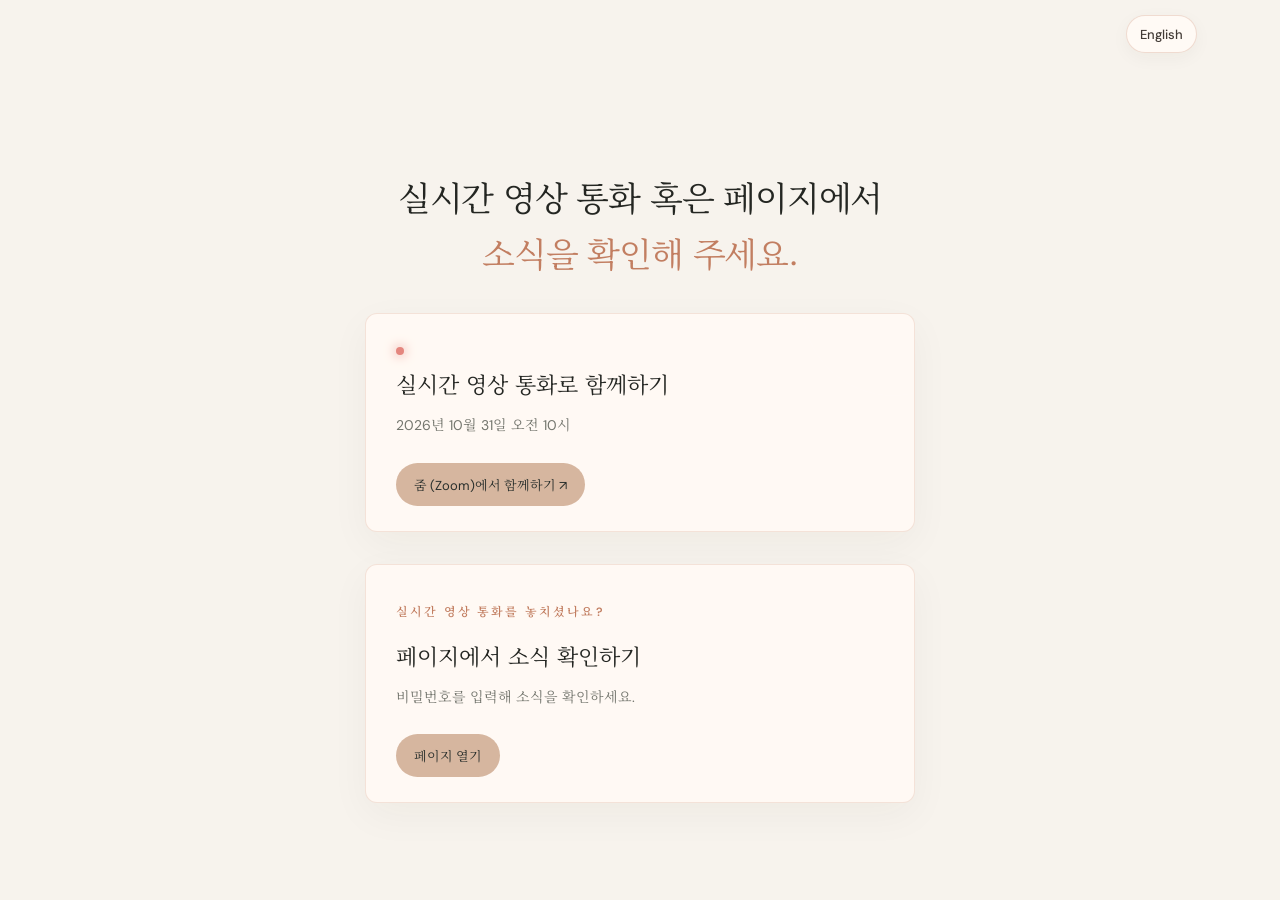
<file: index.html>
<!doctype html>
<html lang="ko">
<head>
 <meta charset="utf-8"><meta name="viewport" content="width=device-width, initial-scale=1"><meta name="theme-color" content="#f7f3ed">
 <meta name="description" content="약속한 날까지 남은 시간을 확인해요."><title>우리의 약속</title>
 <link rel="preconnect" href="https://fonts.googleapis.com"><link rel="preconnect" href="https://fonts.gstatic.com" crossorigin><link href="https://fonts.googleapis.com/css2?family=DM+Sans:wght@400;500;600;700&family=Noto+Serif+KR:wght@400;500;600;700&display=swap" rel="stylesheet"><link rel="stylesheet" href="styles.css">
</head>
<body class="landing-page">
 <div class="progress"><span id="progressBar"></span></div>
 <header class="topbar"><a class="wordmark" id="brandName" href="#top">우리의 약속</a><div class="header-tools"><span class="top-note" id="headerNote"></span><button class="language-toggle" id="languageToggle" type="button" aria-label="Switch to English">English</button></div></header>
 <main id="top">
  <section class="countdown-hero panel" id="countdownPage"><div class="hero-orbit orbit-one"></div><div class="hero-orbit orbit-two"></div><div class="countdown-copy reveal">
   <p class="eyebrow" id="eyebrow">D-DAY</p><h1 id="countdownHeading">약속한 날까지</h1>
   <div class="countdown" id="countdown" aria-live="polite"><div><strong id="days">--</strong><span id="daysUnit">일</span></div><i>:</i><div><strong id="hours">--</strong><span id="hoursUnit">시간</span></div><i>:</i><div><strong id="minutes">--</strong><span id="minutesUnit">분</span></div><i>:</i><div><strong id="seconds">--</strong><span id="secondsUnit">초</span></div></div>
   <p class="reveal-date" id="revealDate"></p><p class="countdown-hint" id="countdownHint"></p>
  </div></section>
  <section class="after-date panel" id="afterDate" hidden><div class="section-index"><span id="afterIndex">01</span><i></i><span id="afterLabel">오늘</span></div><div class="after-inner"><p class="eyebrow" id="afterEyebrow">THE DAY IS HERE</p><h2 id="afterHeading">드디어 그날이<br><em>찾아왔어요.</em></h2><p class="after-copy" id="afterCopy">함께할 수 있다면 실시간으로 만나고,<br>놓쳤다면 별도 페이지에서 소식을 확인해 주세요.</p><div class="live-card"><span class="live-dot"></span><p class="eyebrow" id="liveEyebrow">JOIN US LIVE</p><h3 id="liveTitle">실시간으로 만나기</h3><p id="liveDescription">가족이 함께 영상 통화에서 만나요.</p><a id="zoomLink" class="primary-link" href="#" target="_blank" rel="noopener" hidden></a><span id="zoomMissing" class="not-ready">Zoom 주소가 아직 설정되지 않았어요.</span></div><div class="private-card"><p class="eyebrow" id="privateEyebrow">CAN'T JOIN LIVE?</p><h3 id="privateTitle">사진과 소식 확인하기</h3><p id="privateDescription">별도 페이지에서 소식을 확인할 수 있어요.</p><a id="revealPageLink" class="primary-link" href="reveal.html" hidden></a><span id="pageMissing" class="not-ready">공개 페이지를 준비하고 있어요.</span></div><a class="preview-link" id="previewLink" href="preview.html?family=inlaws"></a></div></section>
 </main><script src="config.js"></script><script src="script.js"></script>
</body></html>
</file>
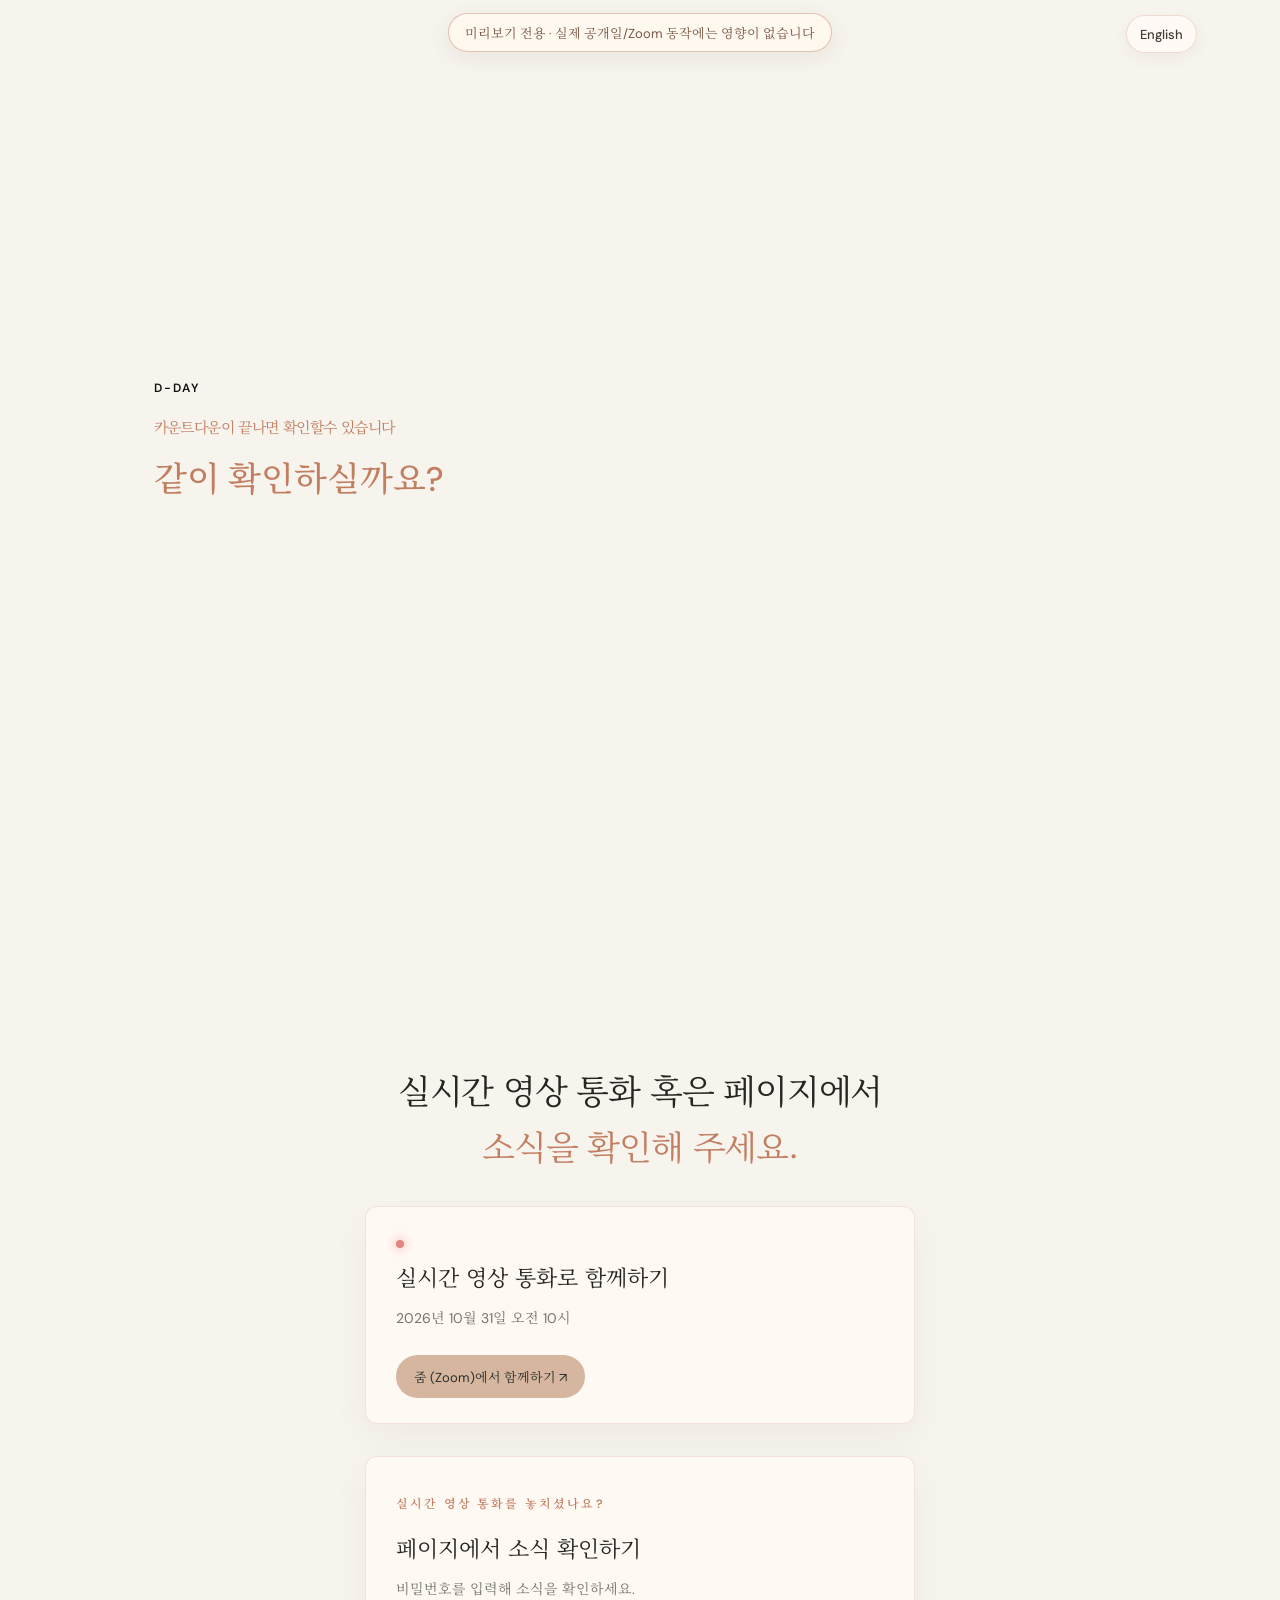
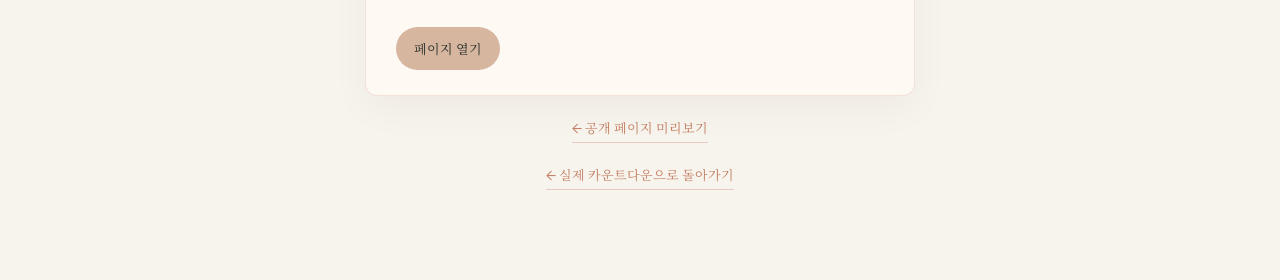
<file: preview.html>
<!doctype html>
<html lang="ko">
<head>
 <meta charset="utf-8"><meta name="viewport" content="width=device-width, initial-scale=1"><meta name="theme-color" content="#f7f3ed"><meta name="robots" content="noindex,nofollow">
 <meta name="description" content="카운트다운 종료 화면 미리보기"><title>공개일 화면 미리보기</title>
 <link rel="preconnect" href="https://fonts.googleapis.com"><link rel="preconnect" href="https://fonts.gstatic.com" crossorigin><link href="https://fonts.googleapis.com/css2?family=DM+Sans:wght@400;500;600;700&family=Noto+Serif+KR:wght@400;500;600;700&display=swap" rel="stylesheet"><link rel="stylesheet" href="styles.css">
 <style>.preview-banner{position:fixed;z-index:30;top:13px;left:50%;transform:translateX(-50%);background:#fff8ef;border:1px solid #c27e6170;color:#795744;border-radius:24px;padding:9px 16px;font-size:11px;box-shadow:0 5px 25px #24262212;white-space:nowrap}.preview-link{display:inline-block;margin-top:22px;color:#e7cdbd;text-decoration:none;border-bottom:1px solid #e7cdbd70;padding-bottom:5px;font-size:11px}.preview-intro{margin:0 auto 24px;max-width:600px;color:#bec2ba;font-size:12px;line-height:1.9}</style>
</head>
<body class="landing-page preview-page">
 <div class="preview-banner">미리보기 전용 · 실제 공개일/Zoom 동작에는 영향이 없습니다</div>
 <div class="progress"><span id="progressBar"></span></div>
 <header class="topbar"><a class="wordmark" id="brandName" href="index.html">우리의 약속</a><div class="header-tools"><span class="top-note" id="headerNote"></span><button class="language-toggle" id="languageToggle" type="button" aria-label="Switch to English">English</button></div></header>
 <main id="top">
  <section class="countdown-hero panel"><div class="hero-orbit orbit-one"></div><div class="hero-orbit orbit-two"></div><div class="countdown-copy reveal visible">
   <p class="eyebrow" id="eyebrow">D-DAY</p><h1 id="countdownHeading">약속한 날까지</h1>
   <div class="countdown" id="countdown"><strong class="today-label">오늘, 함께 만나요</strong></div><p class="reveal-date" id="revealDate"></p>
  </div><div class="hero-stamp"><span>MADE<br>WITH LOVE</span><b>♡</b></div><div class="hero-bottom"><span>A DAY WE'LL REMEMBER</span><span>01 — 01</span></div></section>
  <section class="after-date panel" id="afterDate"><div class="section-index"><span id="afterIndex">01</span><i></i><span id="afterLabel">오늘</span></div><div class="after-inner"><p class="eyebrow" id="afterEyebrow">THE DAY IS HERE</p><h2 id="afterHeading">이어서<br><em>확인해 주세요.</em></h2><p class="after-copy" id="afterCopy"></p>
   <div class="live-card"><span class="live-dot"></span><p class="eyebrow" id="liveEyebrow"></p><h3 id="liveTitle">실시간 영상 통화로 함께하기</h3><p id="liveDescription"></p><a id="zoomLink" class="primary-link" href="#" target="_blank" rel="noopener">줌 (Zoom)에서 함께하기 ↗</a></div>
   <div class="private-card"><p class="eyebrow" id="privateEyebrow">실시간 영상 통화를 놓치셨나요?</p><h3 id="privateTitle">페이지에서 소식 확인하기</h3><p id="privateDescription">비밀번호를 입력해 소식을 확인하세요.</p><a id="revealPageLink" class="primary-link" href="reveal.html">페이지 열기</a></div>
   <a id="previewRevealLink" class="preview-link" href="reveal.html?preview=1">← 공개 페이지 미리보기</a><br><a class="preview-link" id="previewCountdownLink" href="index.html">← 실제 카운트다운으로 돌아가기</a>
  </div></section>
 </main><script src="config.js"></script><script src="script.js"></script><script>const fam=new URLSearchParams(location.search).get('family')==='parents'?'parents':'inlaws',lang=document.documentElement.lang==='en'?'en':'ko';document.getElementById('zoomLink').href=window.REVEAL_CONFIG.zoomUrl||'#';document.getElementById('revealPageLink').href='reveal.html?family='+fam+'&preview=1&lang='+lang;document.getElementById('previewRevealLink').href='reveal.html?family='+fam+'&preview=1&lang='+lang;</script>
</body></html>
</file>
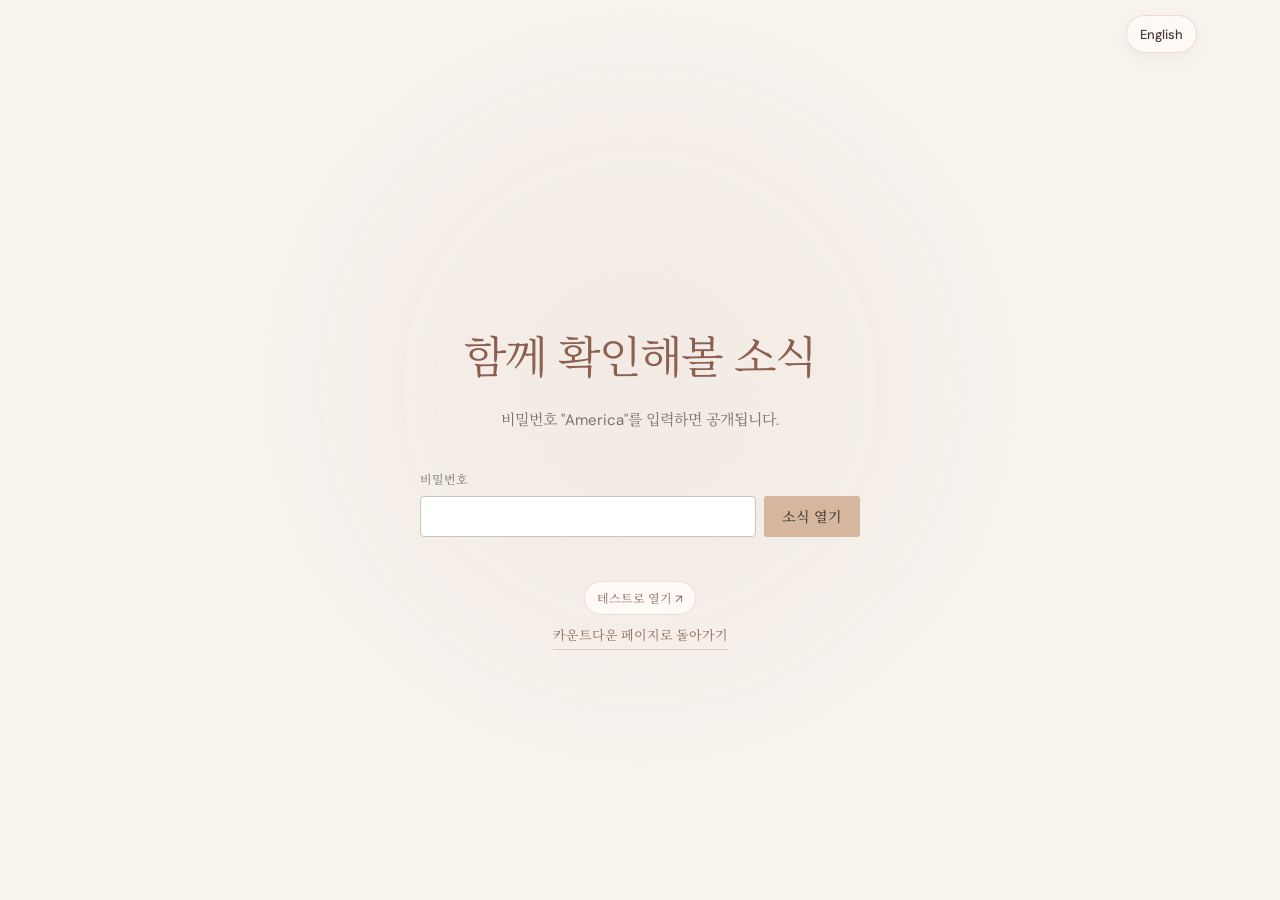
<file: reveal.html>
<!doctype html>
<html lang="ko">
<head>
 <meta charset="utf-8"><meta name="viewport" content="width=device-width, initial-scale=1"><meta name="theme-color" content="#f7f3ed"><meta name="robots" content="noindex,nofollow">
 <title id="revealPageTitle">우리 아기 소식 · 비밀번호 공개</title><link rel="preconnect" href="https://fonts.googleapis.com"><link rel="preconnect" href="https://fonts.gstatic.com" crossorigin><link href="https://fonts.googleapis.com/css2?family=DM+Sans:wght@400;500;600;700&family=Noto+Serif+KR:wght@400;500;600;700&display=swap" rel="stylesheet"><link rel="stylesheet" href="styles.css">
</head>
<body class="reveal-page"><div class="reveal-glow"></div>
 <header class="topbar reveal-tools"><div class="header-tools"><button class="language-toggle" id="languageToggle" type="button" aria-label="Switch to English">English</button></div></header>
 <main class="reveal-main"><section class="reveal-gate" id="gate"><p class="eyebrow" id="gateEyebrow">A LITTLE SECRET FOR YOU</p><h1 id="gateHeading">함께 확인해볼 소식</h1><p class="gate-copy" id="notYetMessage">아직 확인 시간이 되지 않았어요.</p><p class="gate-copy" id="gateCopy" hidden>비밀번호 "America"를 입력하면 공개됩니다.</p><form id="passwordForm" hidden><label for="password" id="passwordLabel">비밀번호</label><div class="password-row"><input id="password" type="password" autocomplete="current-password" required><button type="submit" id="passwordButton">소식 열기</button></div><p class="gate-error" id="gateError" role="alert"></p></form><div class="gate-actions"><a class="test-open-link" id="testOpenLink" href="test-reveal.html?family=inlaws">테스트로 열기 ↗</a><a class="back-link" id="gateBackLink" href="index.html">← 카운트다운으로</a></div></section>
 <section class="reveal-result" id="result" hidden aria-live="polite"><p class="eyebrow" id="resultEyebrow">OUR LITTLE ONE IS...</p><h1 class="result-sex" id="sex"></h1><h2 id="resultTitle"></h2><p class="result-message" id="resultMessage"></p><div class="slideshow" id="slideshow" hidden><div class="slide-stage"><button type="button" class="slide-arrow slide-prev" id="slidePrev" aria-label="이전 사진"><svg viewBox="0 0 24 24" aria-hidden="true"><path d="m14.5 18-6-6 6-6"/></svg></button><figure class="slide-figure"><img id="slideImage" alt=""><figcaption id="slideCaption"></figcaption></figure><button type="button" class="slide-arrow slide-next" id="slideNext" aria-label="다음 사진"><svg viewBox="0 0 24 24" aria-hidden="true"><path d="m9.5 18 6-6-6-6"/></svg></button></div><p class="slide-count" id="slideCount" aria-live="polite"></p></div><div class="result-photos" id="photos" hidden></div><a class="back-link" id="resultBackLink" href="index.html">카운트다운 페이지로 돌아가기</a></section></main>
 <div class="fireworks" id="fireworks" aria-hidden="true"></div><div class="reveal-confetti" id="confetti" aria-hidden="true"></div><script src="config.js"></script><script src="reveal.js"></script><script>if(location.search.includes('preview=1'))document.getElementById('gateBackLink').href='preview.html?family='+(new URLSearchParams(location.search).get('family')==='parents'?'parents':'inlaws')</script>
</body></html>
</file>
<file: styles.css>
:root{--paper:#f7f3ed;--ink:#242622;--muted:#74766e;--accent:#c27e61;--line:rgba(36,38,34,.15);--serif:'Noto Serif KR',Georgia,serif;--sans:'DM Sans','Noto Serif KR',sans-serif}*{box-sizing:border-box}html{scroll-behavior:smooth;scroll-snap-type:y proximity}body{margin:0;background:var(--paper);color:var(--ink);font-family:var(--sans)}.progress{position:fixed;top:0;width:100%;height:3px;z-index:20}.progress span{display:block;width:0;height:100%;background:var(--accent)}.topbar{height:72px;position:absolute;z-index:3;top:0;left:0;right:0;display:flex;align-items:center;justify-content:space-between;padding:0 6.5vw}.wordmark{font-size:14px;letter-spacing:.06em;text-decoration:none;color:var(--ink);font-weight:700}.wordmark span{color:var(--accent);margin-left:7px}.top-note,.eyebrow,.hero-bottom,.section-index,.side-note,.photo-placeholder small,.photo-bottom,.final-signoff,.closing-footer{font-size:10px;letter-spacing:.18em}.top-note{color:var(--muted)}.panel{min-height:100svh;position:relative;overflow:hidden;scroll-snap-align:start}.hero{display:flex;align-items:center;padding:130px 13vw 100px;background:radial-gradient(ellipse at 80% 36%,#e9dfd2 0%,rgba(233,223,210,.4) 20%,transparent 48%),var(--paper)}.hero-copy{position:relative;z-index:2;max-width:700px}.eyebrow{color:var(--accent);font-weight:600;margin:0 0 25px}.hero h1,.letter h2,.photo-caption h2,.reveal-intro h2,.closing h2{font-family:var(--serif);font-weight:400;letter-spacing:-.07em;line-height:1.5}.hero h1{font-size:clamp(40px,6vw,78px);margin:0 0 28px}.hero h1 em,.photo-caption h2 em{font-style:normal;color:var(--accent)}.intro{font-size:14px;line-height:2;color:var(--muted)}.scroll-cue{margin-top:62px;display:flex;align-items:center;gap:14px;color:var(--muted);font-size:11px;text-decoration:none}.cue-line{height:1px;width:42px;background:var(--accent);position:relative}.cue-line:after{content:'';position:absolute;width:5px;height:5px;border-radius:50%;background:var(--accent);right:0;top:-2px}.hero-stamp{position:absolute;right:15%;top:31%;width:128px;height:128px;border:1px solid #c27e6180;border-radius:50%;display:flex;flex-direction:column;align-items:center;justify-content:center;transform:rotate(12deg);color:var(--accent);text-align:center;font-size:9px;letter-spacing:.15em;line-height:1.7}.hero-stamp b{font-size:23px;font-weight:400}.hero-orbit{position:absolute;border:1px solid #c27e6126;border-radius:50%;width:460px;height:460px;right:7%;top:20%}.orbit-two{width:600px;height:600px;right:1%;top:12%;border-color:#c27e6114}.hero-bottom,.photo-bottom{position:absolute;bottom:32px;left:6.5vw;right:6.5vw;display:flex;justify-content:space-between;color:#9b9a91;font-size:9px}.letter{padding:120px 13vw;background:#eee8de;display:flex;flex-direction:column;justify-content:center}.section-index{display:flex;align-items:center;gap:16px;color:#85847c}.section-index span:first-child{color:var(--accent)}.section-index i{width:42px;height:1px;background:var(--line)}.letter-layout{display:grid;grid-template-columns:1fr 3fr;gap:8vw;max-width:1050px;margin:9vh auto 0;width:100%;z-index:1}.side-note{color:#9d9b91;line-height:1.9}.letter-main{max-width:640px}.letter h2{font-size:clamp(34px,5vw,61px);margin:0 0 30px}.letter-body{font-size:14px;line-height:2.2;color:#686961;max-width:490px}.signature{font:13px/2 var(--serif);margin-top:36px}.signature span{font-size:19px}.soft-shape{position:absolute;color:#c27e6114;font:380px var(--serif);right:5%;bottom:2%}.photo{background:#27312f;color:#f7f3ed;padding:100px 13vw;display:flex;flex-direction:column;justify-content:center}.photo .section-index{color:#a7aaa1}.photo-layout{display:grid;grid-template-columns:minmax(260px,.9fr) 1.1fr;gap:10vw;align-items:center;max-width:1100px;margin:7vh auto 0;width:100%}.photo-frame{aspect-ratio:4/5;max-height:490px;background:#e8e3dc;display:flex;align-items:center;justify-content:center;position:relative;overflow:hidden;color:#343934;box-shadow:0 28px 80px #141b1980}.photo-frame:before,.photo-frame:after{content:'';position:absolute;inset:14px;border:1px solid #24262222;z-index:2;pointer-events:none}.photo-frame:after{inset:20px}.photo-placeholder{display:flex;flex-direction:column;align-items:center;gap:13px;text-align:center;font:15px/1.9 var(--serif)}.photo-spark{font-size:32px;color:var(--accent)}.photo-placeholder small{font:9px var(--sans);color:#9b988e;margin-top:10px}.photo-frame img{width:100%;height:100%;object-fit:cover}.photo-caption .eyebrow{color:#d7a387}.photo-caption h2{font-size:clamp(31px,4vw,51px);line-height:1.65;margin:0 0 25px}.photo-caption h2 em{color:#d7a387}.photo-caption>p:not(.eyebrow){color:#c1c4bc;font-size:13px;line-height:2}.due-line{border-top:1px solid #ffffff30;margin-top:34px;padding-top:17px;display:flex;justify-content:space-between;font-size:10px;color:#b6bab1}.due-line strong{color:#f7f3ed;font-weight:500}.photo-bottom{color:#8c948d}.reveal-section{min-height:88svh;background:#d6b69f;display:flex;align-items:center;justify-content:center;flex-direction:column;text-align:center;padding:100px 20px}.reveal-section>.section-index{position:absolute;top:75px;left:13vw}.reveal-intro .eyebrow{color:#8d5f4b}.reveal-intro h2{font-size:clamp(36px,5vw,63px);margin:0;line-height:1.55}.reveal-intro>p:last-child{font-size:13px;color:#765c50}.big-reveal{margin-top:48px;background:#26312e;color:white;border:0;border-radius:999px;padding:20px 28px;display:flex;align-items:center;gap:18px;cursor:pointer;font:500 12px var(--sans);letter-spacing:.06em;transition:transform .3s,box-shadow .3s;box-shadow:0 10px 28px #22302b24}.big-reveal:hover{transform:translateY(-3px);box-shadow:0 18px 35px #22302b35}.button-orb{width:11px;height:11px;border-radius:50%;background:#e8b8a0;box-shadow:0 0 14px #ffceab}.button-arrow{font-size:16px}.reveal-hint{font-size:10px;color:#806b5e;margin-top:18px}.finale{min-height:105svh;background:linear-gradient(145deg,#e2a4a0,#c87ea1 45%,#8a79bd);color:white;display:flex;justify-content:center;align-items:center;text-align:center;padding:100px 20px;transition:background 1s}.finale[data-sex=girl]{background:linear-gradient(145deg,#f4a7bf,#ed75a8 48%,#c55394)}.finale[data-sex=boy]{background:linear-gradient(145deg,#91d5db,#6cabe0 48%,#8276c8)}.finale[data-sex=surprise]{background:linear-gradient(135deg,#f2b45d,#ed7181 50%,#876bc5)}.finale-content{position:relative;z-index:2;opacity:.15;transform:translateY(25px);transition:opacity .9s,transform .9s}.finale.is-revealed .finale-content{opacity:1;transform:none}.finale .eyebrow{color:#ffffffc9}.sex-word{font:clamp(66px,15vw,170px)/1.15 var(--serif);letter-spacing:-.09em;text-shadow:0 8px 40px #5c31542d}.finale h2{font:400 clamp(22px,3vw,36px)/1.8 var(--serif);margin:16px 0}.final-copy{font-size:13px;color:#ffffffdf}.final-meta{font-size:11px;margin-top:24px;color:#ffffffdd}.final-signoff{margin-top:55px;color:#ffffffb8}.final-signoff span{margin-left:8px}.preview-badge{position:absolute;bottom:25px;right:25px;background:#ffffffd9;color:#4c4547;border-radius:20px;padding:9px 14px;font-size:10px;z-index:3}.finale.is-revealed .preview-badge{display:none}.confetti{position:absolute;inset:0;overflow:hidden;pointer-events:none}.confetti i{position:absolute;top:-15px;width:8px;height:14px;background:#fff8;animation:fall 3.8s linear infinite}.confetti i:nth-child(3n){background:#ffe4a7}.confetti i:nth-child(3n+1){background:white}.confetti i:nth-child(3n+2){background:#cfedff}@keyframes fall{to{transform:translate3d(var(--drift),110vh,0) rotate(760deg)}}.closing{min-height:75svh;background:#f7f3ed;display:flex;align-items:center;justify-content:center;text-align:center;padding:100px 20px 130px}.closing-inner{max-width:600px}.closing-heart{font-size:40px;color:var(--accent)}.closing-inner>p:first-of-type{font-size:12px;color:var(--muted);margin:24px 0}.closing h2{font-size:clamp(40px,5vw,60px);margin:10px 0}.closing-small{font-size:12px;color:var(--muted)}.back-top{display:inline-block;margin-top:35px;color:var(--accent);font-size:11px;text-decoration:none;border-bottom:1px solid #c27e6155;padding-bottom:6px}.closing-footer{position:absolute;bottom:25px;left:6.5vw;right:6.5vw;display:flex;justify-content:space-between;color:#a6a398;font-size:9px}.reveal{opacity:0;transform:translateY(25px);transition:opacity .8s,transform .8s}.reveal.visible{opacity:1;transform:none}@media(max-width:700px){.topbar{height:60px;padding:0 7vw}.top-note{font-size:8px}.hero{padding:110px 8vw 90px}.hero h1{font-size:clamp(38px,10vw,58px)}.hero-stamp{width:90px;height:90px;right:8%;top:19%;font-size:7px}.hero-stamp b{font-size:18px}.hero-orbit{right:-52%;top:20%}.orbit-two{right:-70%}.hero-bottom,.photo-bottom{left:8vw;right:8vw}.letter{padding:90px 8vw}.letter-layout{display:block;margin-top:9vh}.side-note{margin-bottom:30px}.letter h2{font-size:37px}.soft-shape{font-size:200px;right:-5%;bottom:2%}.photo{padding:85px 8vw 75px}.photo-layout{display:flex;flex-direction:column;gap:42px;margin-top:5vh}.photo-frame{width:min(78%,340px);margin:auto;max-height:390px}.photo-caption h2{font-size:34px}.reveal-section>.section-index{top:45px;left:8vw}.reveal-intro h2{font-size:38px}.finale{min-height:100svh}.preview-badge{right:50%;transform:translateX(50%);white-space:nowrap}.closing-footer{left:8vw;right:8vw;font-size:7px}.section-index{font-size:9px}}@media(prefers-reduced-motion:reduce){*,*:before,*:after{scroll-behavior:auto!important;animation-duration:.01ms!important;transition-duration:.01ms!important}}
/* Countdown landing, live reveal and the more cinematic scroll sequence */
.countdown-hero{display:flex;align-items:center;padding:120px 12vw 95px;background:radial-gradient(ellipse at 78% 35%,#ead8d2 0%,rgba(234,216,210,.34) 24%,transparent 50%),var(--paper)}
.countdown-copy{position:relative;z-index:2;width:min(760px,100%)}
.countdown-hero h1{font:400 clamp(42px,6.4vw,82px)/1.42 var(--serif);letter-spacing:-.075em;margin:0 0 18px}
.countdown-hero h1 em,.after-inner h2 em{color:var(--accent);font-style:normal}
.countdown-intro{font-size:14px;line-height:2;color:var(--muted)}
.countdown{display:flex;align-items:center;gap:clamp(10px,2.6vw,34px);margin:40px 0 10px}
.countdown>div{display:flex;flex-direction:column;align-items:center;min-width:clamp(45px,7vw,86px)}
.countdown strong{font:500 clamp(32px,5.4vw,64px)/1 var(--sans);letter-spacing:-.07em;font-variant-numeric:tabular-nums}
.countdown span{font-size:10px;color:var(--muted);margin-top:10px;letter-spacing:.12em}
.countdown>i{font-style:normal;color:#bd9c8d;font-size:24px;transform:translateY(-7px)}
.today-label{font-size:clamp(20px,3vw,34px)!important;letter-spacing:0!important;color:var(--accent)}
.reveal-date{font-size:11px;color:#89877f;letter-spacing:.06em;min-height:18px}
.poll-card{margin-top:30px;border-top:1px solid var(--line);padding-top:20px;max-width:480px}
.poll-question{font:18px var(--serif);margin:0 0 6px}.poll-note,.poll-status{font-size:11px;color:var(--muted)}
.poll-buttons{display:flex;gap:10px;margin-top:16px}.poll-buttons button{background:#ffffff78;border:1px solid #c27e6140;border-radius:30px;padding:12px 18px;color:var(--ink);font:12px var(--sans);cursor:pointer;transition:all .25s}.poll-buttons button:hover:not(:disabled){background:#d6b69f;transform:translateY(-2px)}.poll-buttons button:disabled{opacity:.55;cursor:default}.poll-buttons button span{color:var(--accent);margin-left:7px}
.poll-status{min-height:15px}.countdown-hero .hero-stamp{top:26%}
.anticipation{background:#eee8de;display:grid;place-items:center;padding:100px 12vw;text-align:center}
.anticipation>.section-index{position:absolute;left:12vw;top:72px}
.anticipation-inner{position:relative;z-index:1;max-width:680px}.little-star{display:block;color:var(--accent);font-size:38px;margin-bottom:34px;animation:softspin 18s linear infinite}
@keyframes softspin{to{transform:rotate(360deg)}}
.anticipation h2,.after-inner h2{font:400 clamp(34px,5vw,60px)/1.65 var(--serif);letter-spacing:-.065em;margin:0 0 22px}.anticipation-inner>p:last-of-type{font-size:13px;line-height:2;color:var(--muted)}
.date-pill{display:inline-block;margin-top:22px;border:1px solid #c27e6150;border-radius:30px;padding:11px 19px;font-size:10px;letter-spacing:.04em;color:#8c6b5d}
.photo-silhouette{position:absolute;font:340px var(--serif);color:#c27e610b;right:4%;bottom:-12%;transform:rotate(-16deg)}
.after-date[hidden],.landing-page [hidden]{display:none!important}
.after-date{background:#27312f;color:var(--paper);padding:105px 12vw;display:flex;flex-direction:column;justify-content:center}
.after-date .section-index{color:#adb2aa}.after-inner{max-width:850px;margin:52px auto 0;width:100%;text-align:center}.after-inner>.eyebrow{color:#d8a78c}.after-inner h2{font-size:clamp(42px,6vw,70px);margin:0}.after-copy{font-size:13px;color:#c1c4bc;line-height:2}
.live-card,.private-card{max-width:550px;margin:32px auto 0;padding:25px 30px;background:#ffffff0c;border:1px solid #ffffff24;text-align:left;position:relative;overflow:hidden}
.live-card:after{content:'';position:absolute;width:180px;height:180px;border:1px solid #ffffff12;border-radius:50%;right:-70px;top:-100px}
.live-dot{display:inline-block;width:8px;height:8px;border-radius:50%;background:#e4867f;box-shadow:0 0 12px #e4867f;animation:pulse 1.6s infinite}@keyframes pulse{50%{opacity:.4;box-shadow:0 0 2px #e4867f}}
.live-card .eyebrow,.private-card .eyebrow{color:#d8a78c;margin:12px 0}.live-card h3,.private-card h3{font:20px var(--serif);margin:8px 0}.live-card p:not(.eyebrow),.private-card>p:not(.eyebrow){font-size:12px;color:#bec2ba;line-height:1.8}
.primary-link{display:inline-block;text-decoration:none;background:#eee0d5;color:#303633;border-radius:24px;padding:12px 18px;font-size:11px;margin-top:10px}.not-ready{display:inline-block;font-size:11px;color:#b8bdb4;margin-top:11px}
.private-card{background:#ffffff08}.private-card label{display:block;font-size:10px;color:#c3c6bf;margin:18px 0 8px}.password-row{display:flex;gap:8px}.password-row input{min-width:0;flex:1;background:#ffffff12;border:1px solid #ffffff37;border-radius:4px;padding:11px;color:white;font:13px var(--sans)}.password-row button{border:0;background:#d6b69f;color:#292f2c;padding:0 18px;font:12px var(--sans);cursor:pointer;border-radius:3px}.private-card small{display:block;color:#efaca5;font-size:10px;margin-top:7px;min-height:14px}
.poll-results{width:min(400px,85vw);text-align:left;margin:28px auto 0;color:#4b3b35;font-size:12px}.poll-results>p{font:16px var(--serif);text-align:center}.result-row{display:grid;grid-template-columns:68px 45px 1fr;align-items:center;gap:8px;margin:12px 0;font-size:11px}.result-row i{height:5px;border-radius:5px;background:#ffffff75;overflow:hidden}.result-row b{display:block;height:100%;background:#b96984;border-radius:5px}.result-row:nth-of-type(2) b{background:#5e9ab2}.poll-results small{display:block;text-align:center;color:#7a6a61;font-size:9px;margin-top:10px}
.reveal-day .countdown-hero{min-height:78svh}.reveal-day .anticipation{min-height:55svh}
@media(max-width:700px){.countdown-hero{padding:105px 8vw 90px;align-items:center}.countdown-hero h1{font-size:clamp(38px,10vw,57px)}.countdown-hero .hero-stamp{top:15%;right:8%;width:76px;height:76px;font-size:6px}.countdown{gap:7px;margin-top:34px}.countdown>div{min-width:51px}.countdown strong{font-size:36px}.countdown>i{font-size:17px}.poll-card{margin-top:24px}.poll-buttons{gap:7px}.poll-buttons button{padding:11px 13px;font-size:10px}.anticipation{padding:90px 8vw}.anticipation>.section-index{left:8vw;top:45px}.anticipation h2{font-size:36px}.photo-silhouette{font-size:190px;right:-5%}.after-date{padding:90px 8vw}.after-inner{margin-top:38px}.live-card,.private-card{padding:21px 19px}.password-row button{padding:0 12px}}
/* Shared live vote graph */
.countdown-intro{white-space:pre-line}.poll-status{font-size:10px;color:#8a867d;min-height:15px}.poll-buttons button:disabled{opacity:.55;cursor:default}
.landing-page .countdown-hero{background:var(--paper);padding-left:12vw}.landing-page .hero-orbit,.landing-page .hero-stamp,.landing-page .hero-bottom{display:none}.landing-page .countdown-copy{width:min(620px,100%)}.landing-page .countdown-hero h1{font:400 clamp(28px,4vw,46px)/1.5 var(--serif);letter-spacing:-.04em;margin:0 0 10px;color:var(--accent)}.landing-page .eyebrow{margin-bottom:20px;color:#111}.landing-page .countdown{margin-top:24px}.landing-page .reveal-date{font-size:13px;color:#78796f;letter-spacing:.03em}.landing-page .countdown-hint{font-size:11px;color:#85857d;margin-top:8px}.landing-page .topbar .wordmark{font:500 12px var(--sans);color:#76776e}.landing-page .top-note{font-size:9px;letter-spacing:.08em}.landing-page #countdownPage[hidden]{display:none!important}.landing-page #afterDate:not([hidden]){min-height:100svh}
.landing-page .after-date{background:var(--paper);color:var(--ink);padding:90px 9vw}.landing-page .after-date .section-index{color:#85847c}.landing-page .after-inner>.eyebrow{color:var(--accent)}.landing-page .after-inner h2{color:var(--ink)}.landing-page .after-copy{color:var(--muted)}.landing-page .live-card,.landing-page .private-card{background:#fff9f4;border:1px solid #c27e6130;box-shadow:0 12px 40px #2426220b;border-radius:12px}.landing-page .live-card h3,.landing-page .private-card h3{color:var(--ink)}.landing-page .live-card p:not(.eyebrow),.landing-page .private-card>p:not(.eyebrow){color:var(--muted)}.landing-page .live-card .eyebrow,.landing-page .private-card .eyebrow{color:var(--accent)}.landing-page .not-ready{color:var(--muted)}.landing-page .primary-link{background:#d6b69f;color:#292f2c}.landing-page .preview-link{color:var(--accent);border-color:#c27e6155}
.landing-page .after-date .section-index{display:none}.landing-page .after-copy:empty,.landing-page #liveDescription:empty,.landing-page #liveEyebrow:empty{display:none}
.landing-page .after-inner h2{font:400 clamp(23px,2.7vw,34px)/1.65 var(--serif);letter-spacing:-.035em;margin:0 0 22px}.landing-page .after-inner h2 em{color:var(--accent)}
.reveal-page:not([data-sex]){background:var(--paper);color:var(--ink)}.reveal-page:not([data-sex]) .reveal-glow{background:radial-gradient(circle,#ead8d255 0,rgba(234,216,210,.18) 38%,transparent 72%)}.reveal-page:not([data-sex]) .reveal-gate h1{font-size:clamp(28px,4vw,44px);line-height:1.5;letter-spacing:-.045em;color:#8c5f4e}.reveal-page:not([data-sex]) .gate-copy,.reveal-page:not([data-sex]) .reveal-gate label{color:var(--muted)}.reveal-page:not([data-sex]) .reveal-gate .password-row input{background:#fff;border:1px solid #c9c4bb;color:var(--ink)}.reveal-page:not([data-sex]) .reveal-gate .password-row button{background:#d6b69f;color:#292f2c}.reveal-page:not([data-sex]) .back-link{color:#8a6c5d;border-color:#c27e6155}
.reveal-page[data-sex=boy]{background:#edf6fa;color:var(--ink)}.reveal-page[data-sex=boy] .reveal-glow{background:radial-gradient(circle,#bfe2f255 0,rgba(160,208,229,.18) 38%,transparent 72%)}.reveal-page[data-sex=boy] .result-sex{color:#477f9c}.reveal-page[data-sex=girl]{background:#fbf0f4;color:var(--ink)}.reveal-page[data-sex=girl] .reveal-glow{background:radial-gradient(circle,#f5c8d855 0,rgba(239,171,196,.18) 38%,transparent 72%)}.reveal-page[data-sex=girl] .result-sex{color:#bb6485}.reveal-page[data-sex] .reveal-result>.eyebrow{color:var(--accent)}.reveal-page[data-sex] .result-message,.reveal-page[data-sex] .slide-count,.reveal-page[data-sex] .slide-figure figcaption{color:var(--muted)}.reveal-page[data-sex] .slide-figure{background:#fff9;border-color:#c27e6130}.reveal-page[data-sex] .slide-figure img{background:#f3f0eb}.reveal-page[data-sex] .slide-arrow{color:var(--ink);background:#fff;border-color:#c27e6155}.reveal-page[data-sex] .back-link{color:#8a6c5d;border-color:#c27e6155}

/* Clear, celebratory reveal results on the same light palette as the countdown. */
body.reveal-page[data-sex="girl"]{background:#fbf0f4!important;color:#30272b!important}
body.reveal-page[data-sex="boy"]{background:#edf6fa!important;color:#263139!important}
body.reveal-page[data-sex="girl"] .reveal-result>.eyebrow,body.reveal-page[data-sex="girl"] .result-message,body.reveal-page[data-sex="girl"] .reveal-result h2,body.reveal-page[data-sex="girl"] .back-link,body.reveal-page[data-sex="girl"] .slide-count,body.reveal-page[data-sex="girl"] .slide-figure figcaption{color:#514148!important}
body.reveal-page[data-sex="boy"] .reveal-result>.eyebrow,body.reveal-page[data-sex="boy"] .result-message,body.reveal-page[data-sex="boy"] .reveal-result h2,body.reveal-page[data-sex="boy"] .back-link,body.reveal-page[data-sex="boy"] .slide-count,body.reveal-page[data-sex="boy"] .slide-figure figcaption{color:#384851!important}
body.reveal-page[data-sex="girl"] .result-sex{color:#bb6485!important;text-shadow:0 5px 24px #bb648522}
body.reveal-page[data-sex="boy"] .result-sex{color:#477f9c!important;text-shadow:0 5px 24px #477f9c22}
body.reveal-page[data-sex] .reveal-result h2{font-size:clamp(21px,3.5vw,34px);line-height:1.55}
body.reveal-page[data-sex] .result-sex{font-size:clamp(48px,10vw,104px);line-height:1.18;white-space:nowrap;letter-spacing:-.07em}

/* Larger reading sizes across the countdown, preview, and reveal pages. */
.landing-page .top-note,.landing-page .wordmark{font-size:11px}
.landing-page .eyebrow,.landing-page .countdown span,.landing-page .poll-note,.landing-page .poll-status,.landing-page .countdown-hint{font-size:12px}
.landing-page .reveal-date{font-size:15px}
.landing-page .poll-question{font-size:20px}
.landing-page .poll-buttons button{font-size:14px}
.landing-page .after-copy{font-size:15px}
.landing-page .live-card h3,.landing-page .private-card h3{font-size:22px}
.landing-page .live-card p:not(.eyebrow),.landing-page .private-card>p:not(.eyebrow){font-size:14px}
.landing-page .primary-link,.landing-page .not-ready,.landing-page .preview-link{font-size:13px}
.landing-page .preview-banner{font-size:13px}
body.reveal-page[data-sex] .reveal-result>.eyebrow{font-size:17px}
.reveal-page .gate-copy,.reveal-page .result-message{font-size:15px}
.reveal-page .reveal-gate label{font-size:12px}
.reveal-page .password-row button{font-size:14px}
.reveal-page .back-link{font-size:13px}
body.reveal-page[data-sex] .reveal-result h2{font-size:clamp(23px,3.7vw,36px)}
.reveal-page .slide-figure figcaption{font-size:14px}
.reveal-page .slide-count{font-size:13px}
@media(max-width:700px){.landing-page .countdown span{font-size:11px}.landing-page .top-note{font-size:10px}.landing-page .live-card h3,.landing-page .private-card h3{font-size:20px}.reveal-page .reveal-gate h1{font-size:clamp(30px,7vw,48px)}}
/* Optional side-by-side preview of both reveal outcomes. */
.gate-actions{display:flex;flex-direction:column;align-items:center;gap:10px;margin-top:16px}
.gate-actions .back-link{margin-top:0}
.test-open-link{display:inline-flex;align-items:center;justify-content:center;padding:7px 12px;margin:0;border:1px solid #c27e6138;border-radius:20px;background:#fffaf5;color:#8a6c5d;text-decoration:none;font-size:12px;box-shadow:none}
.test-open-link:hover{background:#fff}
.reveal-test-page{min-height:100vh;background:var(--paper);color:var(--ink);overflow-x:hidden}
.reveal-test-header{height:70px;position:relative;z-index:5}
.reveal-test-header .header-tools{top:15px;right:6.5vw}
.reveal-test-main{width:min(1260px,92vw);margin:0 auto;padding:25px 0 60px;text-align:center}
.reveal-test-main>.eyebrow{color:var(--accent);font-size:13px;letter-spacing:.15em;margin-bottom:12px}
.test-reveal-heading{font:400 clamp(28px,3.5vw,42px)/1.5 var(--serif);letter-spacing:-.04em;margin:0 0 8px}
.test-reveal-copy{font-size:15px;color:var(--muted);margin:0 0 28px}
.outcome-split{display:grid;grid-template-columns:1fr 1fr;gap:18px;text-align:center}
.outcome-card{position:relative;overflow:hidden;min-height:350px;padding:25px 24px;display:flex;flex-direction:column;align-items:center;justify-content:center;border-radius:16px;box-shadow:0 16px 42px #2426220c}
.outcome-card:before{content:'';position:absolute;width:340px;height:340px;border-radius:50%;filter:blur(3px);opacity:.42}
.outcome-girl{background:#fbf0f4;border:1px solid #cf8ea455;color:#514148}.outcome-girl:before{background:radial-gradient(circle,#f1c3d5,transparent 70%)}
.outcome-boy{background:#edf6fa;border:1px solid #74a9c455;color:#384851}.outcome-boy:before{background:radial-gradient(circle,#b9dfee,transparent 70%)}
.outcome-label,.outcome-card>.eyebrow,.outcome-sex,.outcome-title,.outcome-due{position:relative;z-index:1}
.outcome-label{font-size:14px;letter-spacing:.13em;margin:0 0 17px;opacity:.76}
.outcome-card>.eyebrow{font-size:13px;color:var(--accent);margin:0 0 4px}
.outcome-sex{font:400 clamp(42px,4.6vw,64px)/1.25 var(--serif);letter-spacing:-.07em;margin:0 0 8px;white-space:nowrap}
.outcome-girl .outcome-sex{color:#bb6485}.outcome-boy .outcome-sex{color:#477f9c}
.outcome-title{font:400 clamp(18px,2vw,25px)/1.65 var(--serif);margin:0}
.outcome-due{font-size:14px;line-height:1.7;margin:12px 0 0}
.test-slideshow{width:min(600px,100%);margin:35px auto 0}
.test-slide-stage{display:grid;grid-template-columns:46px minmax(0,1fr) 46px;align-items:center;gap:12px}
.reveal-test-page .slide-figure{background:#fff;border:1px solid #c27e6130;box-shadow:0 12px 35px #2426220b}
.reveal-test-page .slide-figure img{background:#f3f0eb}
.reveal-test-page .slide-figure figcaption,.reveal-test-page .slide-count{color:var(--muted)}
.reveal-test-page .slide-arrow{width:44px;height:44px;padding:11px;display:grid;place-items:center;border:1px solid #ffffff;border-radius:50%;background:#ffffffd9;color:#343b40;box-shadow:0 5px 18px #1d2d351c;font-size:0}
.reveal-test-page .slide-arrow svg{display:block;width:20px;height:20px;fill:none;stroke:currentColor;stroke-width:1.7;stroke-linecap:round;stroke-linejoin:round}
.test-return-link{margin-top:26px;color:#8a6c5d;border-color:#c27e6155}
@media(max-width:760px){.reveal-test-main{padding-top:20px}.outcome-split{grid-template-columns:1fr;gap:13px}.outcome-card{min-height:300px}.outcome-sex{font-size:clamp(44px,10vw,60px)}.outcome-title{font-size:clamp(19px,5vw,23px)}.reveal-test-header .header-tools{right:6vw;top:12px}}
body.reveal-page[data-sex] .reveal-result>.eyebrow{font-size:17px}
body.reveal-page[data-sex] .reveal-result h2{font-size:clamp(23px,3.7vw,36px)}
body.reveal-page[data-sex] .result-message{font-size:15px}
body.reveal-page[data-sex] .slide-count{font-size:13px}
/* Language and safe theme-preview controls. */
.header-tools{position:absolute;top:15px;right:6.5vw;z-index:8;display:flex;flex-direction:column;align-items:flex-end;gap:7px}
.header-tools .top-note:empty{display:none}
.language-toggle{display:inline-flex;align-items:center;justify-content:center;min-height:38px;padding:7px 13px;border:1px solid #c27e6140;border-radius:24px;background:#fffaf5;color:#423b36;font:500 13px var(--sans);text-decoration:none;cursor:pointer;box-shadow:0 5px 18px #2426220b}
.language-toggle:hover{background:#fff;transform:translateY(-1px)}
.reveal-tools{position:fixed}
@media(max-width:680px){.header-tools{right:6vw;top:12px}.language-toggle{min-height:35px;padding:6px 11px;font-size:12px}}
body.reveal-page .slide-arrow{width:44px;height:44px;padding:11px;display:grid;place-items:center;border:1px solid #ffffff!important;border-radius:50%;background:#ffffffc9!important;color:#343b40!important;box-shadow:0 5px 18px #1d2d351c;backdrop-filter:blur(8px);font-size:0;line-height:1}
body.reveal-page .slide-arrow svg{display:block;width:20px;height:20px;fill:none;stroke:currentColor;stroke-width:1.7;stroke-linecap:round;stroke-linejoin:round}
body.reveal-page .slide-arrow:hover:not(:disabled){background:#fff!important;transform:scale(1.06)}
.fireworks{position:fixed;inset:0;overflow:hidden;pointer-events:none;z-index:3}
.firework{position:absolute;width:1px;height:1px}
.firework i{position:absolute;left:0;top:0;width:6px;height:6px;border-radius:50%;background:var(--spark);box-shadow:0 0 10px 2px var(--spark);opacity:0;animation:firework-burst 1.65s ease-out infinite}
@keyframes firework-burst{0%{opacity:1;transform:translate(0,0) scale(.8)}80%{opacity:.9}100%{opacity:0;transform:translate(var(--x),var(--y)) scale(.1)}}
@media(prefers-reduced-motion:reduce){.firework i{animation:none;opacity:0}}
.reveal-page{background:var(--paper);color:var(--ink)}.reveal-page .reveal-glow{background:radial-gradient(circle,#ead8d255 0,rgba(234,216,210,.22) 38%,transparent 72%)}.reveal-page .light-wordmark,.reveal-page .top-note{color:#76776e}.reveal-page .reveal-gate h1{color:var(--ink)}.reveal-page .reveal-gate h1 em{color:var(--accent)}.reveal-page .gate-copy,.reveal-page .reveal-gate label{color:var(--muted)}.reveal-page .reveal-gate .password-row input{background:#fff;border:1px solid #c9c4bb;color:var(--ink)}.reveal-page .reveal-gate .password-row button{background:#d6b69f;color:#292f2c}.reveal-page .back-link{color:#8a6c5d;border-color:#c27e6155}.reveal-page .gate-heart{display:none}
/* Dedicated, server-gated reveal page */
.reveal-page{min-height:100vh;background:#27312f;color:#f7f3ed;overflow-x:hidden}.light-wordmark{color:#f7f3ed}.reveal-page .top-note{color:#aeb2a9}.reveal-glow{position:fixed;width:68vw;height:68vw;max-width:780px;max-height:780px;left:50%;top:43%;transform:translate(-50%,-50%);border-radius:50%;background:radial-gradient(circle,#bb849044 0,rgba(90,125,144,.12) 35%,transparent 70%);pointer-events:none}.reveal-main{position:relative;z-index:1;min-height:100vh;display:grid;place-items:center;padding:115px 24px 70px}.reveal-gate,.reveal-result{width:min(650px,100%);text-align:center}.gate-heart{font-size:38px;color:#d4a18c;display:block;margin-bottom:30px}.reveal-gate h1{font:400 clamp(37px,6vw,68px)/1.55 var(--serif);letter-spacing:-.07em;margin:0 0 18px}.reveal-gate h1 em{font-style:normal;color:#d4a18c}.gate-copy{font-size:13px;color:#c4c8c0;line-height:2;margin-bottom:35px}.reveal-gate form{max-width:440px;margin:auto;text-align:left}.reveal-gate label{display:block;color:#c4c8c0;font-size:10px;margin:12px 0 8px}.reveal-gate .password-row input{background:#ffffff12;border:1px solid #ffffff3b;color:white}.reveal-gate .password-row button{background:#d6b69f;color:#28312e;min-height:41px}.gate-error{min-height:17px;color:#f0aaa2;font-size:11px}.back-link{display:inline-block;margin-top:25px;color:#c7b9ad;text-decoration:none;font-size:11px;border-bottom:1px solid #ffffff38;padding-bottom:5px}.reveal-result{animation:result-in .9s ease both}.reveal-result>.eyebrow{color:#d9aa91;font-size:15px;letter-spacing:.12em}.result-sex{font:400 clamp(76px,17vw,170px)/1.25 var(--serif);letter-spacing:-.09em;margin:5px 0;text-shadow:0 7px 40px #05080855}.reveal-result h2{font:400 clamp(24px,4vw,39px)/1.6 var(--serif);margin:12px 0}.result-message{font-size:13px;color:#d1d2cb;line-height:1.9}.result-photos{display:grid;grid-template-columns:repeat(auto-fit,minmax(220px,1fr));gap:18px;margin:38px 0}.result-photos figure{margin:0;background:#ffffff10;padding:10px;border:1px solid #ffffff22}.result-photos img{display:block;width:100%;max-height:460px;object-fit:contain;background:#18201e}.result-photos figcaption{font-size:11px;color:#d1d2cb;padding:12px 6px 4px}.reveal-confetti{position:fixed;inset:0;overflow:hidden;pointer-events:none;z-index:4}.reveal-confetti i{position:absolute;top:-15px;width:8px;height:13px;background:#fff9;animation:fall 3.7s linear infinite}.reveal-confetti i:nth-child(3n){background:#ffe5ad}.reveal-confetti i:nth-child(3n+1){background:#f5b7c5}.reveal-confetti i:nth-child(3n+2){background:#a7d5e6}@keyframes fall{to{transform:translate3d(var(--drift),110vh,0) rotate(760deg)}}
.reveal-page[data-sex=boy]{background:#172c42}.reveal-page[data-sex=boy] .reveal-glow{background:radial-gradient(circle,#5da9e455 0,rgba(62,137,198,.15) 38%,transparent 72%)}.reveal-page[data-sex=boy] .result-sex,.reveal-page[data-sex=boy] .reveal-result>.eyebrow{color:#a9ddff}.reveal-page[data-sex=girl]{background:#432438}.reveal-page[data-sex=girl] .reveal-glow{background:radial-gradient(circle,#f08bb944 0,rgba(202,94,145,.15) 38%,transparent 72%)}.reveal-page[data-sex=girl] .result-sex,.reveal-page[data-sex=girl] .reveal-result>.eyebrow{color:#ffc1dc}
body.reveal-page[data-sex] .result-sex{font-size:clamp(48px,10vw,104px);line-height:1.18;white-space:nowrap;letter-spacing:-.07em}
.slideshow{width:min(600px,100%);margin:36px auto 20px}.slide-stage{position:relative;display:grid;grid-template-columns:46px minmax(0,1fr) 46px;align-items:center;gap:12px}.slide-figure{margin:0;padding:12px;background:#ffffff12;border:1px solid #ffffff2b;min-width:0}.slide-figure img{display:block;width:100%;height:min(58vh,520px);object-fit:contain;background:#1118}.slide-figure figcaption{font-size:12px;color:#e1e4e1;padding:12px 5px 2px;min-height:28px}.slide-arrow{width:42px;height:42px;border-radius:50%;border:1px solid #ffffff55;background:#ffffff18;color:#fff;font:32px/1 var(--sans);cursor:pointer;transition:background .2s,transform .2s}.slide-arrow:hover:not(:disabled){background:#ffffff38;transform:scale(1.06)}.slide-arrow:disabled{opacity:.25;cursor:default}.slide-count{font-size:11px;color:#d0d4d1;margin:13px 0 0}.reveal-page[data-sex=boy] .slide-arrow:not(:disabled){border-color:#9ed9ff88}.reveal-page[data-sex=girl] .slide-arrow:not(:disabled){border-color:#ffb7d688}

/* Larger reading sizes across the countdown, preview, and reveal pages. */
.landing-page .top-note,.landing-page .wordmark{font-size:11px}
.landing-page .eyebrow,.landing-page .countdown span,.landing-page .poll-note,.landing-page .poll-status,.landing-page .countdown-hint{font-size:12px}
.landing-page .reveal-date{font-size:15px}
.landing-page .poll-question{font-size:20px}
.landing-page .poll-buttons button{font-size:14px}
.landing-page .after-copy{font-size:15px}
.landing-page .live-card h3,.landing-page .private-card h3{font-size:22px}
.landing-page .live-card p:not(.eyebrow),.landing-page .private-card>p:not(.eyebrow){font-size:14px}
.landing-page .primary-link,.landing-page .not-ready,.landing-page .preview-link{font-size:13px}
.landing-page .preview-banner{font-size:13px}
.reveal-page .eyebrow{font-size:17px}
.reveal-page .gate-copy,.reveal-page .result-message{font-size:15px}
.reveal-page .reveal-gate label{font-size:12px}
.reveal-page .password-row button{font-size:14px}
.reveal-page .back-link{font-size:13px}
.reveal-page .reveal-result h2{font-size:clamp(23px,3.7vw,36px)}
.reveal-page .slide-figure figcaption{font-size:14px}
.reveal-page .slide-count{font-size:13px}
@media(max-width:700px){.landing-page .countdown span{font-size:11px}.landing-page .top-note{font-size:10px}.landing-page .live-card h3,.landing-page .private-card h3{font-size:20px}.reveal-page .reveal-gate h1{font-size:clamp(30px,7vw,48px)}}
</file>
